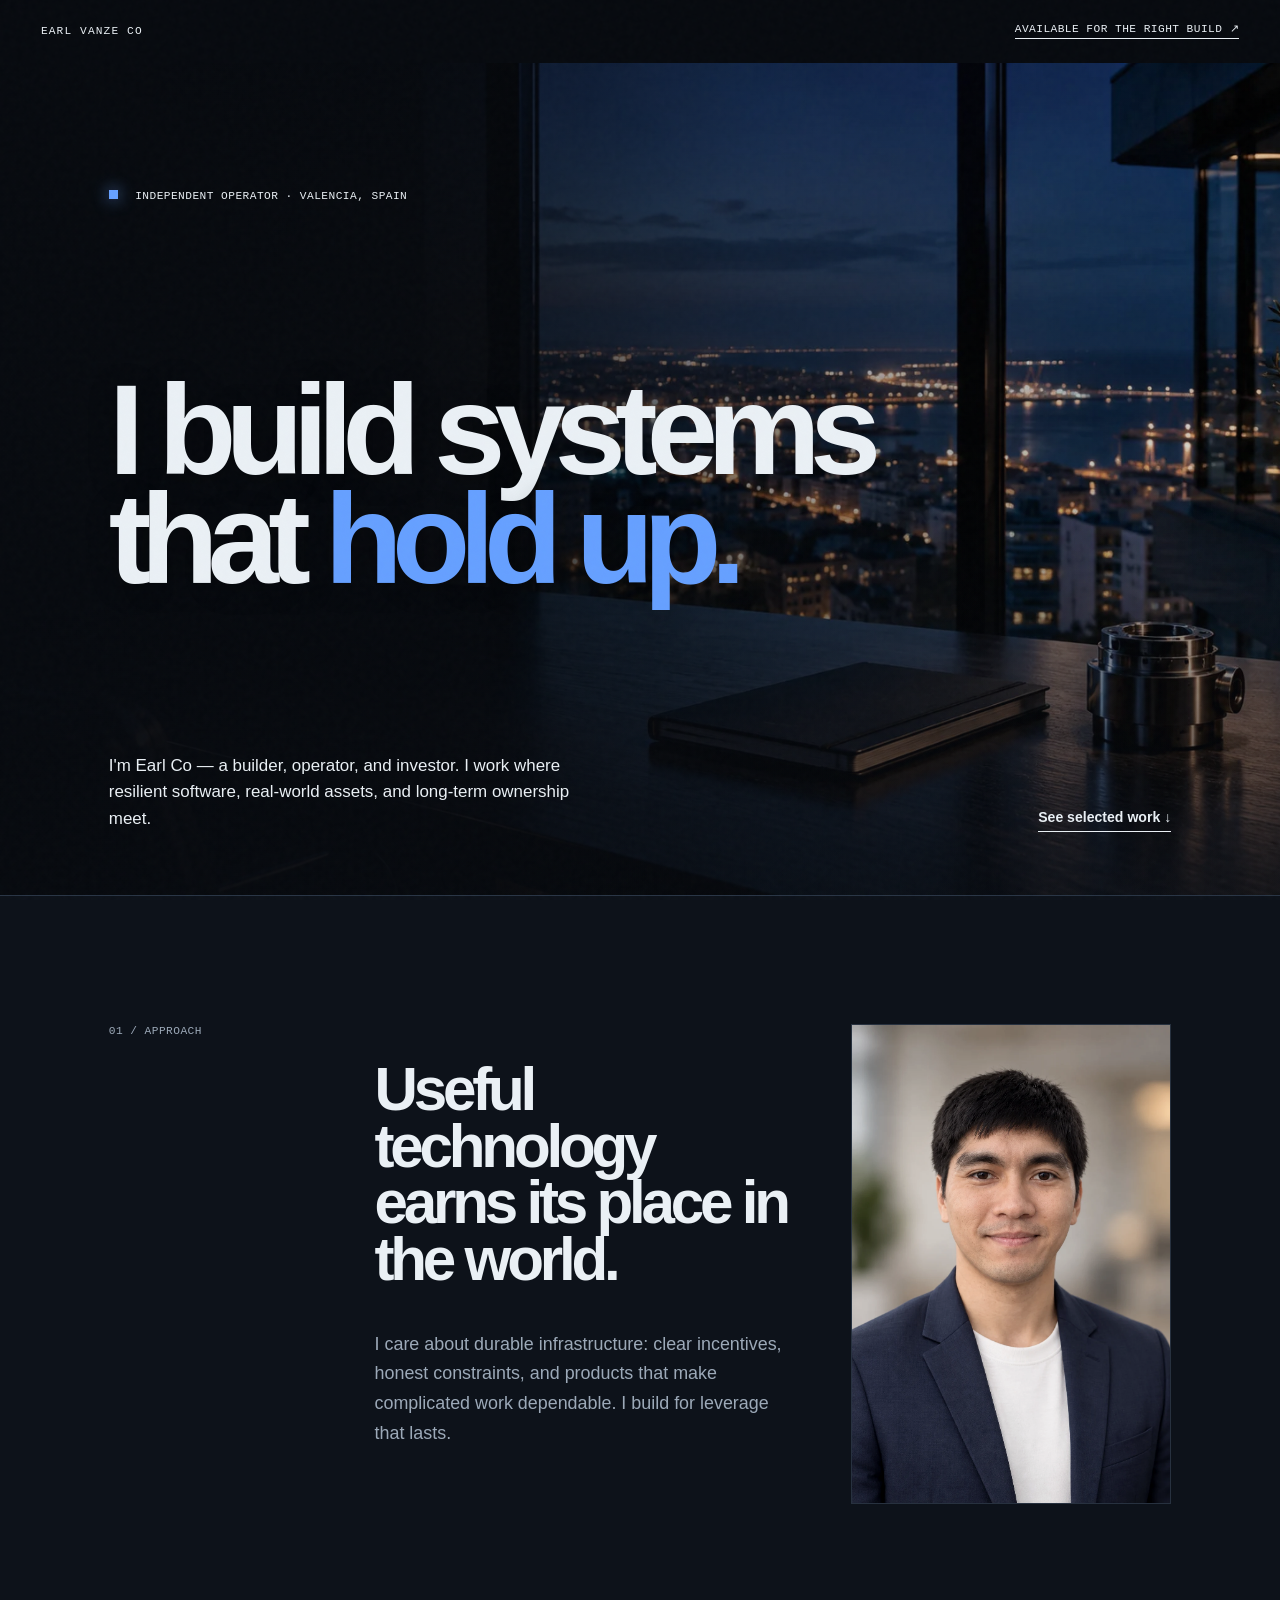
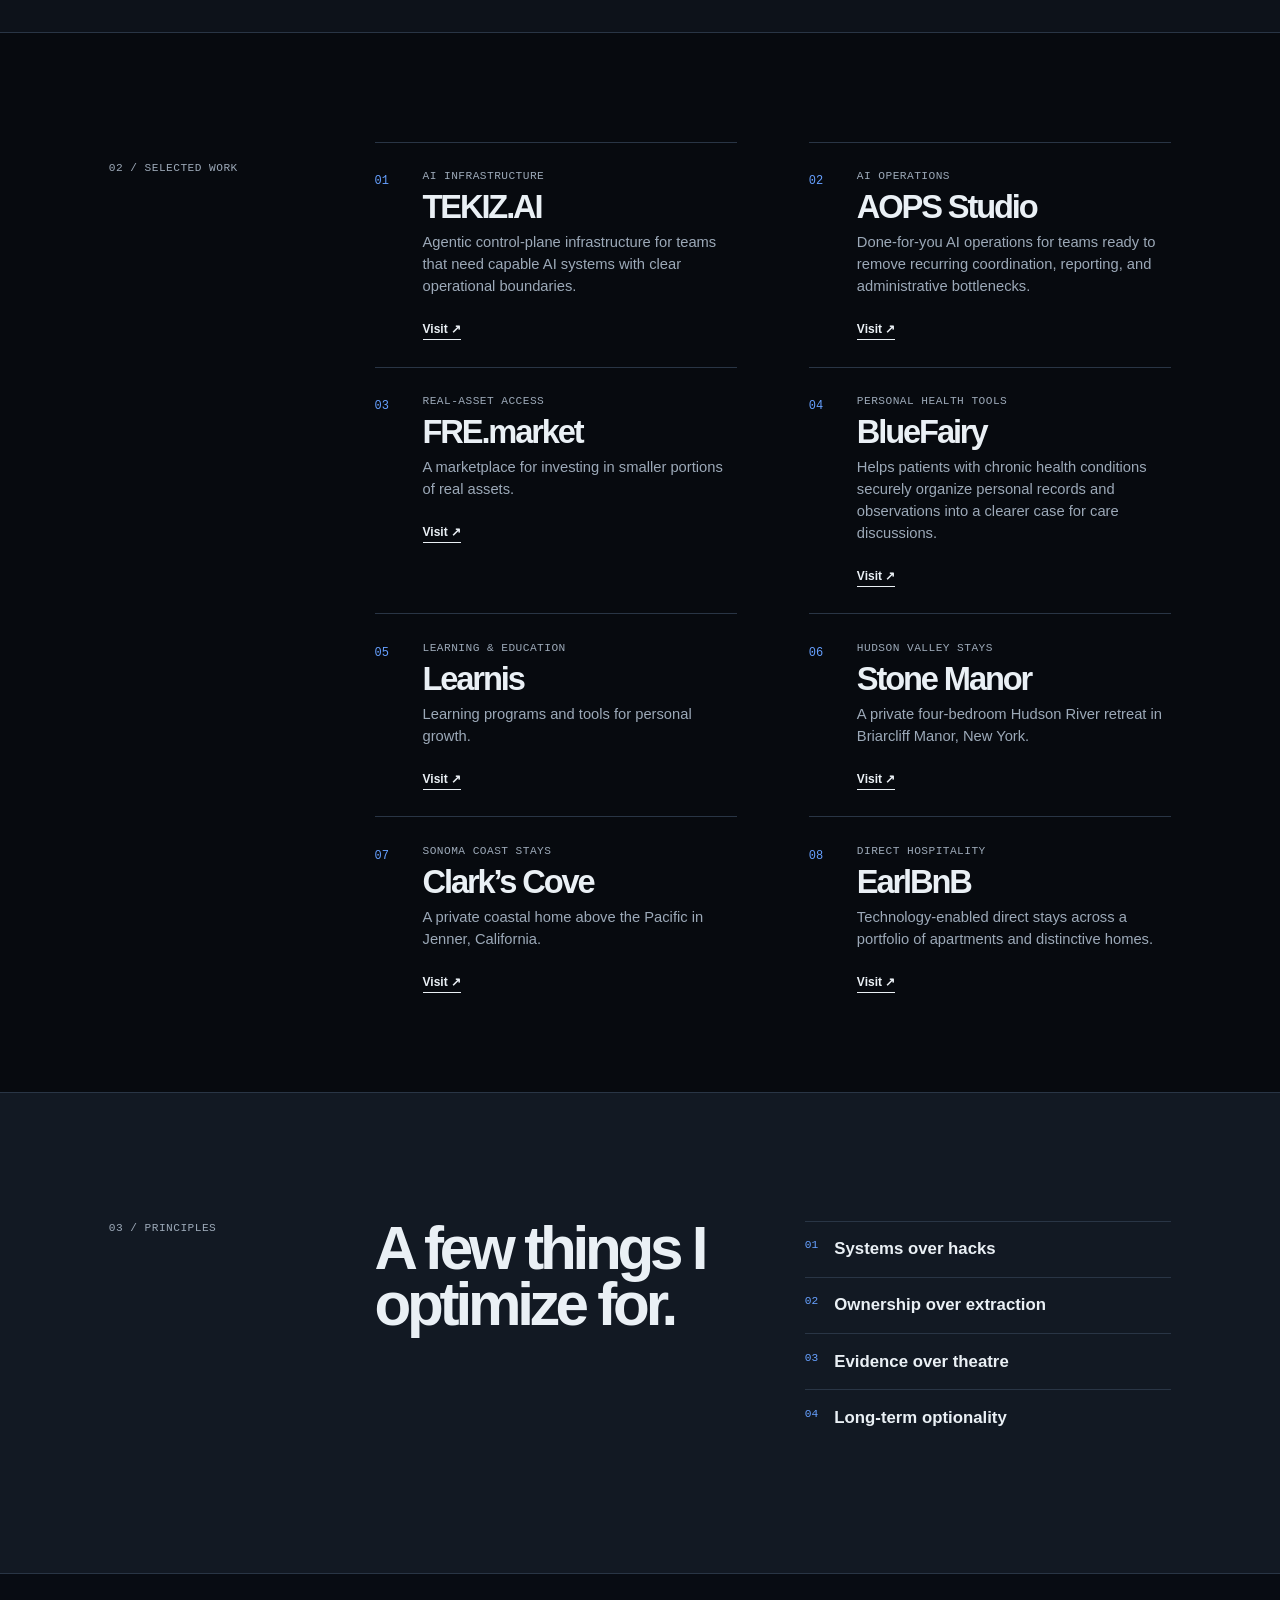
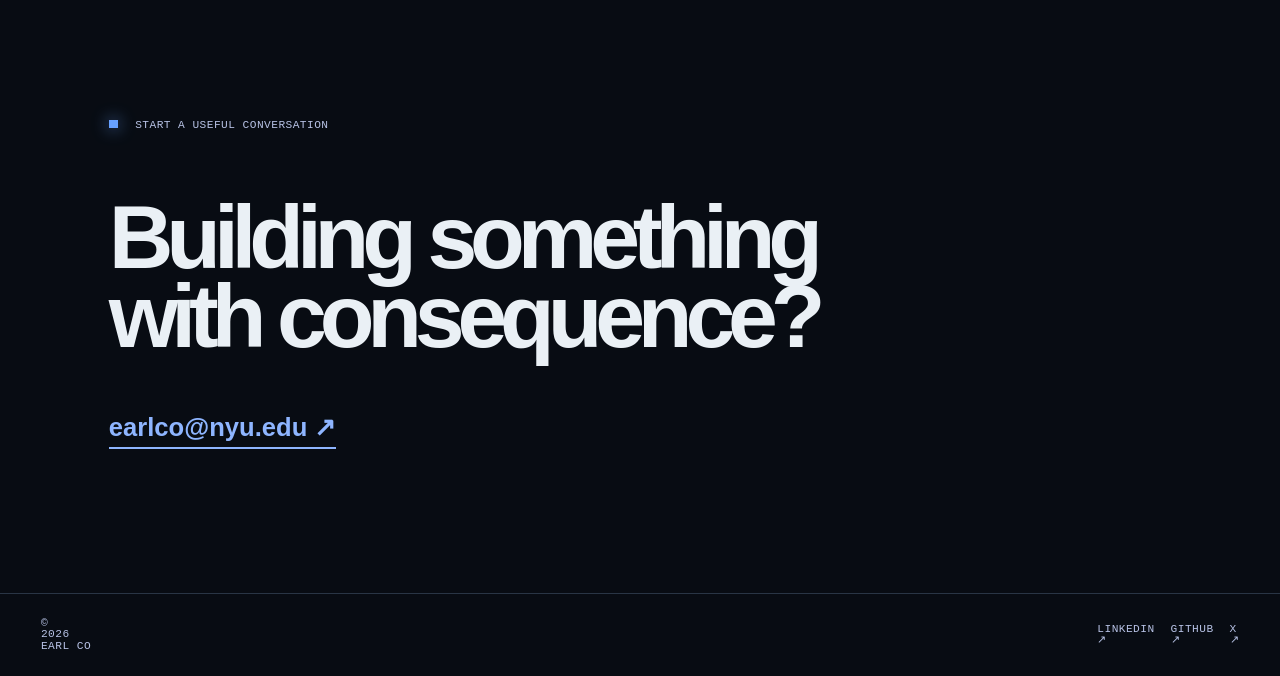
<file: index.html>
<!doctype html>
<html lang="en">
  <head>
    <meta charset="UTF-8" />
    <meta name="viewport" content="width=device-width, initial-scale=1" />
    <meta name="description" content="Earl Co is a builder, operator, and investor working on dependable AI infrastructure, real assets, and ownership systems." />
    <meta name="robots" content="index, follow, max-image-preview:large, max-snippet:-1, max-video-preview:-1" />
    <meta name="theme-color" content="#0a0d12" />
    <link rel="canonical" href="https://earlv.co/" />
    <meta property="og:title" content="Earl Co — Systems that hold up" />
    <meta property="og:description" content="Builder, operator, and investor working on dependable systems for the real world." />
    <meta property="og:url" content="https://earlv.co/" />
    <meta property="og:type" content="website" />
    <meta property="og:image" content="https://earlv.co/assets/hero-night-infrastructure.png" />
    <meta property="og:image:alt" content="A dark workspace overlooking a Mediterranean city and harbor at night." />
    <meta name="twitter:card" content="summary_large_image" />
    <meta name="twitter:title" content="Earl Co — Systems that hold up" />
    <meta name="twitter:description" content="Builder, operator, and investor working on dependable systems for the real world." />
    <meta name="twitter:image" content="https://earlv.co/assets/hero-night-infrastructure.png" />
    <script type="application/ld+json">
      {
        "@context": "https://schema.org",
        "@graph": [
          {
            "@type": "Person",
            "name": "Earl Co",
            "url": "https://earlv.co/",
            "email": "mailto:earlco@nyu.edu",
            "jobTitle": "Builder, operator, and investor",
            "description": "Works on dependable AI infrastructure, real assets, and ownership systems.",
            "sameAs": ["https://www.linkedin.com/in/earlco", "https://github.com/earlco", "https://tekiz.ai", "https://fre.market", "https://earlbnb.com", "https://ourbluefairy.com", "https://aops.studio", "https://stonemanorhudson.com", "https://stayclarkscove.com"]
          },
          {
            "@type": "WebSite",
            "name": "Earl Co",
            "url": "https://earlv.co/",
            "description": "The personal site of Earl Co."
          }
        ]
      }
    </script>
    <title>Earl Co — Systems that hold up</title>
    <link rel="stylesheet" href="/styles.css" />
  </head>
  <body>
    <a class="skip-link" href="#main">Skip to content</a>
    <div class="page-noise" aria-hidden="true"></div>
    <header class="site-header">
      <a class="wordmark" href="/" aria-label="Earl Vanze Co home">EARL VANZE CO</a>
      <a class="availability" href="mailto:earlco@nyu.edu">Available for the right build <span aria-hidden="true">↗</span></a>
    </header>

    <main id="main">
      <section class="hero" aria-labelledby="intro-title">
        <picture class="hero-media">
          <source srcset="/assets/hero-night-infrastructure.webp" type="image/webp" />
          <img src="/assets/hero-night-infrastructure.png" alt="A dark workspace overlooking a Mediterranean city and harbor at night." />
        </picture>
        <div class="hero-scrim" aria-hidden="true"></div>
        <p class="eyebrow"><span></span> Independent operator · Valencia, Spain</p>
        <h1 id="intro-title">I build systems<br />that <em>hold up.</em></h1>
        <div class="hero-bottom">
          <p>I'm Earl Co — a builder, operator, and investor. I work where resilient software, real-world assets, and long-term ownership meet.</p>
          <a class="text-link" href="#work">See selected work <span aria-hidden="true">↓</span></a>
        </div>
      </section>

      <section class="manifesto" aria-labelledby="approach-title">
        <div class="section-label">01 / Approach</div>
        <div class="manifesto-content">
          <div>
          <h2 id="approach-title">Useful technology earns its place in the world.</h2>
          <p>I care about durable infrastructure: clear incentives, honest constraints, and products that make complicated work dependable. I build for leverage that lasts.</p>
          </div>
          <figure class="portrait">
            <picture>
              <source srcset="/assets/earl-co-corporate-headshot-2x3.webp" type="image/webp" />
              <img src="/assets/earl-co-corporate-headshot-2x3.png" alt="Earl Co" />
            </picture>
          </figure>
        </div>
      </section>

      <section class="work" id="work" aria-labelledby="work-title">
        <div class="section-label">02 / Selected work</div>
        <h2 id="work-title" class="visually-hidden">Selected work</h2>
        <div class="work-list">
          <article class="work-item">
            <div class="work-number">01</div>
            <div class="work-copy">
              <p class="work-type">AI infrastructure</p>
              <h3>TEKIZ.AI</h3>
              <p>Agentic control-plane infrastructure for teams that need capable AI systems with clear operational boundaries.</p>
            </div>
            <a class="project-link" href="https://tekiz.ai" target="_blank" rel="noreferrer" aria-label="Visit TEKIZ.AI">Visit <span aria-hidden="true">↗</span></a>
          </article>
          <article class="work-item">
            <div class="work-number">02</div>
            <div class="work-copy">
              <p class="work-type">AI operations</p>
              <h3>AOPS Studio</h3>
              <p>Done-for-you AI operations for teams ready to remove recurring coordination, reporting, and administrative bottlenecks.</p>
            </div>
            <a class="project-link" href="https://aops.studio" target="_blank" rel="noreferrer" aria-label="Visit AOPS Studio">Visit <span aria-hidden="true">↗</span></a>
          </article>
          <article class="work-item">
            <div class="work-number">03</div>
            <div class="work-copy">
              <p class="work-type">Real-asset access</p>
              <h3>FRE.market</h3>
              <p>A marketplace for investing in smaller portions of real assets.</p>
            </div>
            <a class="project-link" href="https://fre.market" target="_blank" rel="noreferrer" aria-label="Visit fre.market">Visit <span aria-hidden="true">↗</span></a>
          </article>
          <article class="work-item">
            <div class="work-number">04</div>
            <div class="work-copy">
              <p class="work-type">Personal health tools</p>
              <h3>BlueFairy</h3>
              <p>Helps patients with chronic health conditions securely organize personal records and observations into a clearer case for care discussions.</p>
            </div>
            <a class="project-link" href="https://ourbluefairy.com" target="_blank" rel="noreferrer" aria-label="Visit BlueFairy">Visit <span aria-hidden="true">↗</span></a>
          </article>
          <article class="work-item">
            <div class="work-number">05</div>
            <div class="work-copy">
              <p class="work-type">Learning &amp; education</p>
              <h3>Learnis</h3>
              <p>Learning programs and tools for personal growth.</p>
            </div>
            <a class="project-link" href="https://learnis.us" target="_blank" rel="noreferrer" aria-label="Visit Learnis">Visit <span aria-hidden="true">↗</span></a>
          </article>
          <article class="work-item">
            <div class="work-number">06</div>
            <div class="work-copy">
              <p class="work-type">Hudson Valley stays</p>
              <h3>Stone Manor</h3>
              <p>A private four-bedroom Hudson River retreat in Briarcliff Manor, New York.</p>
            </div>
            <a class="project-link" href="https://stonemanorhudson.com" target="_blank" rel="noreferrer" aria-label="Visit Stone Manor">Visit <span aria-hidden="true">↗</span></a>
          </article>
          <article class="work-item">
            <div class="work-number">07</div>
            <div class="work-copy">
              <p class="work-type">Sonoma Coast stays</p>
              <h3>Clark’s Cove</h3>
              <p>A private coastal home above the Pacific in Jenner, California.</p>
            </div>
            <a class="project-link" href="https://stayclarkscove.com" target="_blank" rel="noreferrer" aria-label="Visit Clark’s Cove">Visit <span aria-hidden="true">↗</span></a>
          </article>
          <article class="work-item">
            <div class="work-number">08</div>
            <div class="work-copy">
              <p class="work-type">Direct hospitality</p>
              <h3>EarlBnB</h3>
              <p>Technology-enabled direct stays across a portfolio of apartments and distinctive homes.</p>
            </div>
            <a class="project-link" href="https://earlbnb.com" target="_blank" rel="noreferrer" aria-label="Visit earlbnb.com">Visit <span aria-hidden="true">↗</span></a>
          </article>
        </div>
      </section>

      <section class="principles" aria-labelledby="principles-title">
        <div class="section-label">03 / Principles</div>
        <div class="principle-grid">
          <h2 id="principles-title">A few things I optimize for.</h2>
          <ol>
            <li><span>01</span> Systems over hacks</li>
            <li><span>02</span> Ownership over extraction</li>
            <li><span>03</span> Evidence over theatre</li>
            <li><span>04</span> Long-term optionality</li>
          </ol>
        </div>
      </section>

      <section class="contact" aria-labelledby="contact-title">
        <p class="eyebrow"><span></span> Start a useful conversation</p>
        <h2 id="contact-title">Building something<br />with consequence?</h2>
        <a class="contact-link" href="mailto:earlco@nyu.edu">earlco@nyu.edu <span aria-hidden="true">↗</span></a>
      </section>
    </main>

    <footer>
      <p>© <span id="year"></span> Earl Co</p>
      <span><a href="https://www.linkedin.com/in/earlco" target="_blank" rel="noreferrer">LinkedIn <span aria-hidden="true">↗</span></a> <a href="https://github.com/earlco" target="_blank" rel="noreferrer">GitHub <span aria-hidden="true">↗</span></a> <a href="https://x.com/earlvanze" target="_blank" rel="noreferrer">X <span aria-hidden="true">↗</span></a></span>
    </footer>
    <script>document.getElementById('year').textContent = new Date().getFullYear();</script>
  </body>
</html>
</file>
<file: styles.css>
:root { --ink:#070a0f; --surface:#0d121a; --surface-raised:#121923; --paper:#eaf0f5; --line:#293545; --muted:#9ca9b8; --signal:#66a0ff; }
* { box-sizing:border-box; }
html { scroll-behavior:smooth; }
body { margin:0; background:var(--ink); color:var(--paper); font-family:Arial,Helvetica,sans-serif; }
a { color:inherit; text-decoration:none; }
.page-noise { position:fixed; inset:0; opacity:.05; pointer-events:none; z-index:4; background-image:url("data:image/svg+xml,%3Csvg viewBox='0 0 180 180' xmlns='http://www.w3.org/2000/svg'%3E%3Cfilter id='n'%3E%3CfeTurbulence type='fractalNoise' baseFrequency='.8' numOctaves='3' stitchTiles='stitch'/%3E%3C/filter%3E%3Crect width='100%25' height='100%25' filter='url(%23n)' opacity='.42'/%3E%3C/svg%3E"); }
.skip-link { position:absolute; left:1rem; top:-4rem; z-index:4; background:var(--signal); color:white; padding:.8rem 1rem; } .skip-link:focus { top:1rem; }
.site-header, footer { position:relative; z-index:2; display:flex; justify-content:space-between; align-items:center; padding:1.5rem 3.2vw; font:500 .7rem/1 ui-monospace,SFMono-Regular,Consolas,monospace; letter-spacing:.04em; text-transform:uppercase; }
.wordmark { font-weight:500; letter-spacing:.1em; } .wordmark span { color:var(--signal); }
.availability { border-bottom:1px solid currentColor; padding-bottom:3px; } .availability:hover, .text-link:hover, footer a:hover { color:var(--signal); }
main { overflow:hidden; }
.hero { isolation:isolate; position:relative; min-height:calc(100dvh - 4.2rem); padding:14vh 8.5vw 7vh; display:flex; flex-direction:column; justify-content:space-between; border-bottom:1px solid var(--line); overflow:hidden; }
.hero-media,.hero-media img,.hero-scrim { position:absolute; inset:0; width:100%; height:100%; }.hero-media { z-index:-2; }.hero-media img { display:block; object-fit:cover; object-position:center; }.hero-scrim { z-index:-1; background:linear-gradient(90deg,rgba(7,10,15,.98) 0%,rgba(7,10,15,.88) 31%,rgba(7,10,15,.42) 60%,rgba(7,10,15,.12) 100%),linear-gradient(0deg,rgba(7,10,15,.75),transparent 50%); }
.eyebrow,.section-label,.work-type { font:500 .7rem/1.4 ui-monospace,SFMono-Regular,Consolas,monospace; text-transform:uppercase; letter-spacing:.04em; } .eyebrow span { display:inline-block; width:.55rem; height:.55rem; background:var(--signal); margin-right:.65rem; box-shadow:0 0 1rem rgba(102,160,255,.8); }
h1,h2,h3,p { margin-top:0; } h1 { font-size:clamp(4rem,10vw,10.8rem); letter-spacing:-.085em; line-height:.85; font-weight:700; margin:0; max-width:11ch; text-shadow:0 4px 28px rgba(0,0,0,.28); } h1 em { font-style:normal; color:var(--signal); }
.hero-bottom { display:grid; grid-template-columns:minmax(0,31rem) 1fr; align-items:end; gap:2rem; } .hero-bottom p { line-height:1.55; margin:0; max-width:36rem; font-size:1.06rem; } .text-link { justify-self:end; border-bottom:1px solid currentColor; padding-bottom:.35rem; font-size:.88rem; font-weight:700; }
.manifesto,.work,.principles { display:grid; grid-template-columns:22% 1fr; gap:2rem; padding:8rem 8.5vw; border-bottom:1px solid var(--line); background:var(--surface); }.work { background:var(--ink); }.principles { background:var(--surface-raised); }.section-label { color:var(--muted); }
.manifesto h2,.principles h2 { max-width:13ch; margin-bottom:2.6rem; font-size:clamp(2.5rem,4.7vw,5.5rem); line-height:.94; letter-spacing:-.07em; }.manifesto p { max-width:36rem; line-height:1.65; color:var(--muted); font-size:1.12rem; }.manifesto-content { display:grid; grid-template-columns:minmax(0,1fr) minmax(16rem,20rem); align-items:center; gap:3rem; }.portrait { margin:0; }.portrait img { display:block; width:100%; aspect-ratio:2/3; object-fit:cover; filter:saturate(.82) contrast(1.05); border:1px solid var(--line); }.portrait figcaption { margin-top:.75rem; color:var(--muted); font:500 .7rem ui-monospace,SFMono-Regular,Consolas,monospace; letter-spacing:.04em; text-transform:uppercase; }
.work { padding-bottom:4.5rem; }.work-list { display:grid; grid-template-columns:repeat(2,minmax(0,1fr)); column-gap:4.5rem; margin-top:-1.2rem; }.work-item { display:grid; grid-template-columns:2rem minmax(0,1fr); align-content:start; padding:1.65rem 0; gap:.25rem 1rem; border-top:1px solid var(--line); }.work-number { color:var(--signal); font:500 .75rem ui-monospace,SFMono-Regular,Consolas,monospace; padding-top:.3rem; }.work-type { color:var(--muted); margin-bottom:.45rem; }.work-item h3 { font-size:clamp(1.65rem,2.55vw,2.65rem); letter-spacing:-.065em; line-height:.92; margin-bottom:.65rem; }.work-copy > p:last-child { color:var(--muted); max-width:31rem; line-height:1.48; font-size:.92rem; }.project-link { grid-column:2; justify-self:start; margin-top:.35rem; font-size:.75rem; font-weight:700; border-bottom:1px solid currentColor; padding-bottom:.2rem; white-space:nowrap; }.project-link:hover { color:var(--signal); border-color:var(--signal); }.muted { color:var(--muted); border-color:var(--line); }
.principle-grid { display:grid; grid-template-columns:1fr 1fr; gap:4rem; }.principles ol { list-style:none; padding:0; margin:0; }.principles li { display:flex; gap:1rem; padding:1.1rem 0; border-top:1px solid var(--line); font-size:1.05rem; font-weight:600; }.principles li span { color:var(--signal); font:500 .7rem ui-monospace,SFMono-Regular,Consolas,monospace; }
.contact { background:#080c13; color:var(--paper); padding:9rem 8.5vw; }.contact h2 { font-size:clamp(3rem,7vw,7.5rem); letter-spacing:-.08em; line-height:.88; margin:4rem 0 3.5rem; }.contact .eyebrow { color:#b7c2e5; }.contact-link { color:#8eb5ff; display:inline-block; font-size:clamp(1.15rem,2vw,1.8rem); font-weight:700; border-bottom:2px solid currentColor; padding-bottom:.35rem; }.contact-link:hover { color:white; }
footer { background:#080c13; color:#b7c2e5; border-top:1px solid var(--line); } footer p { margin:0; } footer span { display:flex; gap:1rem; }
.visually-hidden { position:absolute; width:1px; height:1px; padding:0; margin:-1px; overflow:hidden; clip:rect(0,0,0,0); white-space:nowrap; border:0; }
@media (max-width:720px) { .site-header,footer { padding:1.2rem 1.25rem; }.availability { display:none; }.hero { padding:11vh 1.25rem 2rem; min-height:calc(100dvh - 3.4rem); }.hero-media img { object-position:62% center; }.hero-scrim { background:linear-gradient(90deg,rgba(7,10,15,.94),rgba(7,10,15,.48)),linear-gradient(0deg,rgba(7,10,15,.8),transparent 55%); }.hero-bottom { display:block; }.hero-bottom p { font-size:.96rem; margin-bottom:2rem; }.text-link { display:inline-block; }.manifesto,.work,.principles { display:block; padding:4.5rem 1.25rem; }.section-label { margin-bottom:3rem; }.manifesto h2,.principles h2 { margin-bottom:2rem; }.manifesto-content { display:block; }.portrait { width:min(22rem,100%); margin-top:2.5rem; }.work-list { display:block; margin-top:0; }.work-item { grid-template-columns:2.2rem 1fr; padding:1.55rem 0; }.work-item h3 { font-size:2rem; }.project-link { grid-column:2; justify-self:start; }.principle-grid { display:block; }.principles ol { margin-top:3rem; }.contact { padding:5rem 1.25rem; }.contact h2 { margin:3rem 0; } }
@media (prefers-reduced-motion:reduce) { html { scroll-behavior:auto; } }
</file>
